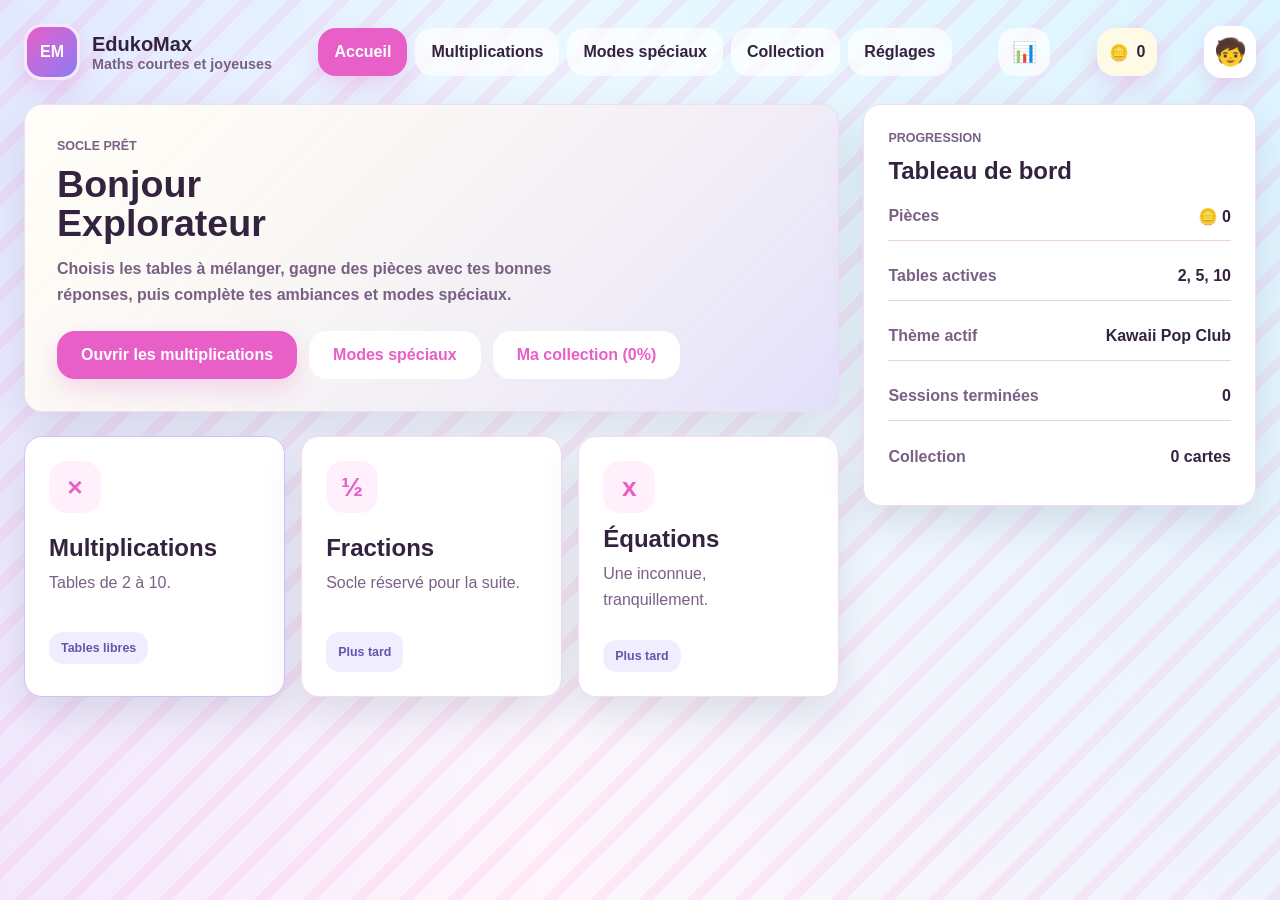
<file: index.html>
<!doctype html>
<html lang="fr">
  <head>
    <meta charset="utf-8">
    <meta name="viewport" content="width=device-width, initial-scale=1">
    <meta
      name="description"
      content="EdukoMax, une application de maths lisible et ludique pour enfants."
    >
    <title>EdukoMax</title>
    <link rel="icon" href="data:,">
    <link rel="stylesheet" href="./css/tokens.css?v=magic-bracelets-20260527">
    <link rel="stylesheet" href="./css/base.css?v=magic-bracelets-20260527">
    <link rel="stylesheet" href="./css/layout.css?v=magic-bracelets-20260527">
    <link rel="stylesheet" href="./css/components.css?v=magic-bracelets-20260527">
    <link rel="stylesheet" href="./css/collection.css?v=magic-bracelets-20260527">
    <link rel="stylesheet" href="./css/themes.css?v=magic-bracelets-20260527">
  </head>
  <body>
    <a class="skip-link" href="#main-content">Aller au contenu</a>
    <div id="app" data-app-root>
      <main class="loading-shell" aria-live="polite">
        <p>EdukoMax se prépare...</p>
      </main>
    </div>
    <script type="module">
      if (location.protocol === "file:") {
        showFileProtocolNotice();
      } else {
        import("./js/app.js?v=magic-bracelets-20260527").catch(showBootError);
      }

      function showFileProtocolNotice() {
        const root = document.querySelector("[data-app-root]");

        if (!root) {
          return;
        }

        root.innerHTML = `
          <main class="loading-shell" aria-live="polite">
            <h1>Serveur local requis</h1>
            <p>EdukoMax doit être lancé depuis un serveur local.</p>
            <pre><code>python -m http.server 8000</code></pre>
            <p>Ouvre ensuite <a href="http://127.0.0.1:8000/">http://127.0.0.1:8000/</a></p>
          </main>
        `;
      }

      function showBootError(error) {
        const root = document.querySelector("[data-app-root]");

        if (!root) {
          return;
        }

        root.innerHTML = `
          <main class="loading-shell" aria-live="polite">
            <p>EdukoMax n'a pas pu démarrer. Vérifie le serveur local, puis recharge la page.</p>
          </main>
        `;
        console.error(error);
      }
    </script>
  </body>
</html>
</file>
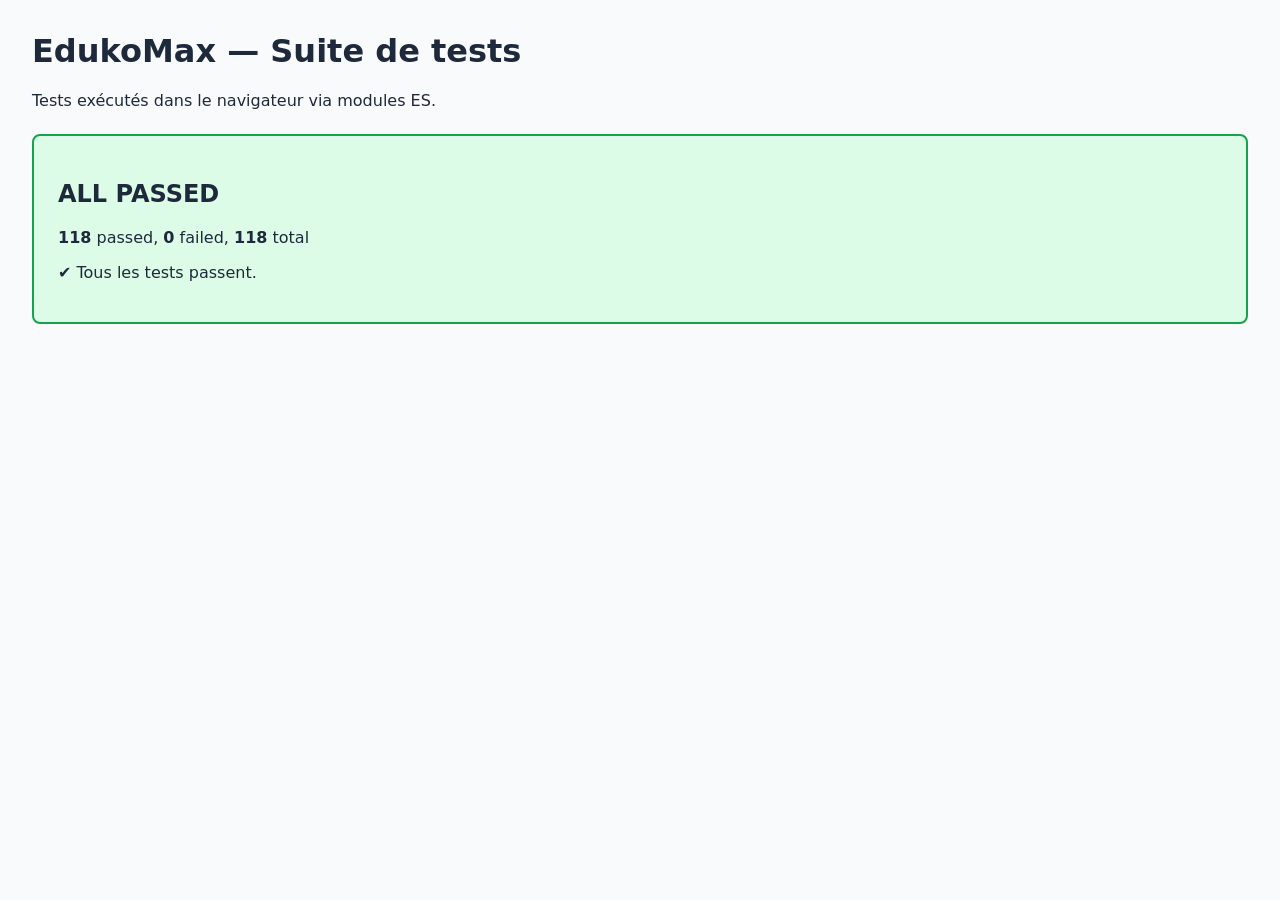
<file: tests/index.html>
<!doctype html>
<html lang="fr">
  <head>
    <meta charset="utf-8">
    <meta name="viewport" content="width=device-width, initial-scale=1">
    <title>EdukoMax — Tests</title>
    <style>
      * { box-sizing: border-box; }
      body { font-family: system-ui, sans-serif; margin: 0; padding: 2rem; background: #f8fafc; color: #1e293b; }
      h1 { margin-top: 0; }
      .results-pass { background: #dcfce7; border: 2px solid #16a34a; border-radius: 8px; padding: 1.5rem; }
      .results-fail { background: #fee2e2; border: 2px solid #dc2626; border-radius: 8px; padding: 1.5rem; }
      .error-list { list-style: none; padding: 0; }
      .error-list li { margin-bottom: 1rem; padding: 1rem; background: white; border-radius: 6px; border: 1px solid #fca5a5; }
      .error-list pre { margin: 0.5rem 0 0; white-space: pre-wrap; font-size: 0.85rem; color: #991b1b; }
      #test-results { margin-top: 1.5rem; }
    </style>
  </head>
  <body>
    <h1>EdukoMax — Suite de tests</h1>
    <p>Tests exécutés dans le navigateur via modules ES.</p>
    <div id="test-results">
      <p>Exécution en cours...</p>
    </div>
    <script type="module">
      import { runTests } from "./test-runner.js";
      import "./storage.test.js";
      import "./multiplication-generator.test.js";
      import "./spaced-repetition-engine.test.js";
      import "./practice-planner.test.js";
      import "./multiplication-session.test.js";
      import "./multiplication-screen.test.js";
      import "./session-completion.test.js";
      import "./progress-engine.test.js";
      import "./mastery-engine.test.js";
      import "./reward-engine.test.js";
      import "./training-insights-engine.test.js";
      import "./mode-pack-engine.test.js";
      import "./competitive-engine.test.js";
      import "./science-review-engine.test.js";
      import "./premium-session.test.js";
      import "./magic-bracelets-engine.test.js";
      import "./magic-bracelets-renderer.test.js";
      import "./collectible-engine.test.js";
      import "./badge-engine.test.js";

      runTests();
    </script>
  </body>
</html>
</file>
<file: css/tokens.css>
:root {
  color-scheme: light;
  --font-family: "Segoe UI", "Atkinson Hyperlegible", Arial, sans-serif;
  --color-bg: #f7fbff;
  --color-bg-strong: #e8f4ff;
  --color-surface: #ffffff;
  --color-surface-soft: #f3f8ff;
  --color-ink: #20304a;
  --color-muted: #64748b;
  --color-line: #d7e3f2;
  --color-primary: #2563eb;
  --color-primary-ink: #ffffff;
  --color-secondary: #14b8a6;
  --color-accent: #f97316;
  --color-success: #16a34a;
  --color-warning: #facc15;
  --shadow-soft: 0 16px 40px rgba(32, 48, 74, 0.12);
  --shadow-button: 0 8px 18px rgba(37, 99, 235, 0.18);
  --radius-xs: 4px;
  --radius-sm: 6px;
  --radius-md: 8px;
  --space-1: 0.25rem;
  --space-2: 0.5rem;
  --space-3: 0.75rem;
  --space-4: 1rem;
  --space-5: 1.5rem;
  --space-6: 2rem;
  --space-7: 3rem;
  --font-xs: 0.78rem;
  --font-sm: 0.9rem;
  --font-md: 1rem;
  --font-lg: 1.25rem;
  --font-xl: 1.65rem;
  --font-xxl: 2.35rem;
  --touch-target: 48px;
  --transition-fast: 160ms ease;
}

@media (prefers-reduced-motion: reduce) {
  :root {
    --transition-fast: 1ms linear;
  }
}
</file>
<file: css/base.css>
* {
  box-sizing: border-box;
}

html {
  min-height: 100%;
  font-family: var(--font-family);
  text-size-adjust: 100%;
}

body {
  min-height: 100vh;
  margin: 0;
  color: var(--color-ink);
  background: var(--theme-bg, linear-gradient(180deg, var(--color-bg-strong) 0%, var(--color-bg) 44%), var(--color-bg));
}

button,
input,
select,
textarea {
  font: inherit;
}

button {
  cursor: pointer;
}

button:disabled {
  cursor: not-allowed;
}

a {
  color: inherit;
}

h1,
h2,
h3,
p {
  margin-top: 0;
}

p {
  line-height: 1.6;
}

:focus-visible {
  outline: 4px solid color-mix(in srgb, var(--color-warning) 70%, white);
  outline-offset: 3px;
}

.skip-link {
  position: absolute;
  left: var(--space-4);
  top: var(--space-4);
  z-index: 10;
  transform: translateY(-180%);
  padding: var(--space-3) var(--space-4);
  border-radius: var(--radius-sm);
  background: var(--color-ink);
  color: white;
  font-weight: 700;
  transition: transform var(--transition-fast);
}

.skip-link:focus {
  transform: translateY(0);
}

.loading-shell {
  display: grid;
  min-height: 100vh;
  place-items: center;
  padding: var(--space-6);
  text-align: center;
}
</file>
<file: css/layout.css>
.app-shell {
  width: min(1440px, 100%);
  min-height: 100vh;
  margin: 0 auto;
  padding: var(--space-5);
}

.topbar {
  display: flex;
  align-items: center;
  justify-content: space-between;
  gap: var(--space-4);
  margin-bottom: var(--space-5);
}

.topnav {
  display: flex;
  flex-wrap: wrap;
  justify-content: flex-end;
  gap: var(--space-2);
}

.app-main {
  display: grid;
  gap: var(--space-5);
}

.dashboard-grid {
  display: grid;
  grid-template-columns: minmax(0, 1.35fr) minmax(280px, 0.65fr);
  gap: var(--space-5);
  align-items: start;
}

.learning-column {
  display: grid;
  gap: var(--space-5);
}

.subject-grid,
.theme-grid,
.shop-grid {
  display: grid;
  grid-template-columns: repeat(3, minmax(0, 1fr));
  gap: var(--space-4);
}

.mode-mini-grid {
  display: grid;
  grid-template-columns: repeat(3, minmax(0, 1fr));
  gap: var(--space-3);
}

.table-tile-grid {
  display: grid;
  grid-template-columns: repeat(5, minmax(0, 1fr));
  gap: var(--space-3);
}

.shop-grid--tables {
  grid-template-columns: repeat(4, minmax(0, 1fr));
}

.settings-grid {
  display: grid;
  grid-template-columns: minmax(0, 1fr) minmax(260px, 0.45fr);
  gap: var(--space-5);
  align-items: start;
}

.session-grid {
  display: grid;
  grid-template-columns: minmax(0, 1fr) minmax(260px, 0.36fr);
  gap: var(--space-5);
  align-items: start;
}

.premium-detail,
.leaderboard-grid,
.coach-fact-grid {
  display: grid;
  grid-template-columns: minmax(0, 1fr) minmax(260px, 0.42fr);
  gap: var(--space-5);
  align-items: start;
}

@media (max-width: 860px) {
  .app-shell {
    padding: var(--space-4);
  }

  .topbar,
  .dashboard-grid,
  .settings-grid,
  .session-grid,
  .premium-detail,
  .leaderboard-grid,
  .coach-fact-grid {
    grid-template-columns: 1fr;
  }

  .topbar {
    display: grid;
  }

  .topnav {
    justify-content: stretch;
  }

  .topnav .nav-button {
    flex: 1 1 9rem;
  }

  .subject-grid,
  .theme-grid,
  .shop-grid,
  .shop-grid--tables {
    grid-template-columns: 1fr;
  }

  .mode-mini-grid {
    grid-template-columns: repeat(2, minmax(0, 1fr));
  }

  .table-tile-grid {
    grid-template-columns: repeat(3, minmax(0, 1fr));
  }
}

@media (max-width: 620px) {
  .mode-mini-grid {
    grid-template-columns: 1fr;
  }

  .table-tile-grid {
    grid-template-columns: repeat(2, minmax(0, 1fr));
  }
}
</file>
<file: css/components.css>
.brand {
  display: inline-flex;
  align-items: center;
  gap: var(--space-3);
  min-width: 0;
}

.brand-mark {
  display: grid;
  width: 56px;
  height: 56px;
  flex: 0 0 auto;
  place-items: center;
  border: 3px solid rgba(255, 255, 255, 0.85);
  border-radius: var(--radius-md);
  background: linear-gradient(135deg, var(--color-primary), var(--color-secondary));
  box-shadow: var(--shadow-button);
  color: white;
  font-weight: 900;
}

.brand-name,
.brand-subtitle {
  display: block;
}

.brand-name {
  font-size: var(--font-lg);
  font-weight: 900;
}

.brand-subtitle {
  color: var(--color-muted);
  font-size: var(--font-sm);
  font-weight: 700;
}

.nav-button,
.button,
.theme-button {
  min-height: var(--touch-target);
  border: 0;
  border-radius: var(--radius-md);
  font-weight: 800;
  transition:
    transform var(--transition-fast),
    box-shadow var(--transition-fast),
    background var(--transition-fast);
}

.nav-button {
  padding: var(--space-3) var(--space-4);
  background: rgba(255, 255, 255, 0.72);
  color: var(--color-ink);
}

.icon-nav-button {
  width: 52px;
  min-width: 52px;
  padding: 0;
  font-size: var(--font-lg);
}

.nav-button.is-active,
.button-primary {
  background: var(--color-primary);
  box-shadow: var(--shadow-button);
  color: var(--color-primary-ink);
}

.button-secondary {
  background: var(--color-surface);
  color: var(--color-primary);
}

.button {
  display: inline-flex;
  align-items: center;
  justify-content: center;
  gap: var(--space-2);
  padding: var(--space-3) var(--space-5);
}

.button:disabled {
  background: var(--color-line);
  color: var(--color-muted);
  cursor: not-allowed;
}

.nav-button:hover,
.button:hover,
button.subject-card:hover,
.table-toggle-card:hover,
.mode-mini-card:hover,
.table-number-tile:hover,
.theme-button:hover {
  transform: translateY(-1px);
}

.panel,
.welcome-panel,
.subject-card,
.shop-card,
.shop-hero {
  border: 1px solid color-mix(in srgb, var(--color-line) 76%, white);
  border-radius: var(--radius-md);
  background: var(--color-surface);
  box-shadow: var(--shadow-soft);
}

.welcome-panel {
  padding: var(--space-6);
  background:
    linear-gradient(135deg, rgba(255, 255, 255, 0.94), rgba(255, 255, 255, 0.76)),
    linear-gradient(135deg, var(--color-warning), var(--color-secondary));
}

.welcome-panel h1 {
  max-width: 12ch;
  margin-bottom: var(--space-3);
  font-size: var(--font-xxl);
  line-height: 1.05;
}

.welcome-panel p {
  max-width: 58ch;
  color: var(--color-muted);
  font-weight: 650;
}

.eyebrow {
  margin-bottom: var(--space-2);
  color: var(--color-primary);
  font-size: var(--font-xs);
  font-weight: 900;
  letter-spacing: 0;
  text-transform: uppercase;
}

.action-row {
  display: flex;
  flex-wrap: wrap;
  gap: var(--space-3);
  margin-top: var(--space-5);
}

.panel {
  padding: var(--space-5);
}

.section-heading {
  margin-bottom: var(--space-3);
}

.shop-hero {
  display: flex;
  align-items: center;
  justify-content: space-between;
  gap: var(--space-5);
  padding: var(--space-6);
  background:
    linear-gradient(135deg, rgba(255, 255, 255, 0.94), rgba(255, 255, 255, 0.8)),
    linear-gradient(135deg, var(--color-warning), var(--color-secondary));
}

.shop-hero p {
  max-width: 54ch;
  color: var(--color-muted);
  font-weight: 700;
}

.coin-pill {
  display: inline-flex;
  align-items: center;
  gap: var(--space-2);
  min-height: 56px;
  padding: var(--space-3) var(--space-4);
  border-radius: var(--radius-md);
  background: var(--color-surface);
  color: var(--color-ink);
  font-weight: 900;
  box-shadow: var(--shadow-button);
  white-space: nowrap;
}

.coin-pill--header {
  min-height: 48px;
  padding: var(--space-2) var(--space-3);
  background: color-mix(in srgb, var(--color-warning) 22%, white);
}

.coin-pill--large {
  min-width: 144px;
  justify-content: center;
  font-size: var(--font-lg);
}

.coin-pill--bump {
  animation: coin-pulse 520ms ease both;
}

.coin-pill span:first-child {
  color: var(--color-warning);
}

.coin-bonus-panel {
  display: grid;
  gap: var(--space-3);
  min-width: min(100%, 280px);
}

.table-bonus-card {
  display: grid;
  gap: var(--space-1);
  padding: var(--space-4);
  border: 2px solid color-mix(in srgb, var(--color-warning) 55%, white);
  border-radius: var(--radius-md);
  background:
    linear-gradient(135deg, rgba(255, 255, 255, 0.92), rgba(255, 255, 255, 0.78)),
    linear-gradient(135deg, var(--color-warning), var(--color-secondary));
  color: var(--color-ink);
  box-shadow: var(--shadow-soft);
}

.table-bonus-card strong {
  color: var(--color-primary);
  font-size: var(--font-xl);
  line-height: 1;
}

.table-bonus-card span {
  color: var(--color-muted);
  font-weight: 900;
}

.table-bonus-card__label {
  color: var(--color-ink) !important;
}

.profile-area {
  position: relative;
  flex: 0 0 auto;
}

.profile-trigger,
.profile-delete {
  display: grid;
  place-items: center;
  border: 0;
  border-radius: var(--radius-md);
  background: var(--color-surface);
  color: var(--color-ink);
  font-weight: 900;
  box-shadow: var(--shadow-button);
}

.profile-trigger {
  width: 52px;
  height: 52px;
  font-size: var(--font-xl);
}

.profile-delete {
  width: 40px;
  height: 40px;
  color: var(--color-primary);
  font-size: var(--font-lg);
}

.profile-popover {
  position: absolute;
  top: calc(100% + var(--space-3));
  right: 0;
  z-index: 20;
  display: grid;
  gap: var(--space-4);
  width: min(92vw, 380px);
  padding: var(--space-4);
  border: 1px solid color-mix(in srgb, var(--color-line) 76%, white);
  border-radius: var(--radius-md);
  background: var(--color-surface);
  box-shadow: 0 24px 70px rgba(32, 48, 74, 0.2);
}

.profile-section {
  display: grid;
  gap: var(--space-3);
}

.profile-list,
.profile-form,
.profile-create-box {
  display: grid;
  gap: var(--space-2);
}

.profile-create-box [hidden] {
  display: none;
}

.profile-row {
  display: grid;
  grid-template-columns: minmax(0, 1fr) auto;
  gap: var(--space-2);
  align-items: center;
}

.profile-select {
  display: grid;
  grid-template-columns: auto minmax(0, 1fr) auto;
  gap: var(--space-2);
  align-items: center;
  min-height: 52px;
  padding: var(--space-2) var(--space-3);
  border: 2px solid transparent;
  border-radius: var(--radius-md);
  background: var(--color-surface-soft);
  color: var(--color-ink);
  text-align: left;
}

.profile-row.is-active .profile-select {
  border-color: var(--color-secondary);
  background: color-mix(in srgb, var(--color-secondary) 12%, white);
}

.profile-select small {
  color: var(--color-muted);
  font-weight: 900;
}

.profile-form label {
  display: grid;
  gap: var(--space-1);
  color: var(--color-muted);
  font-weight: 900;
}

.profile-form input,
.profile-form select {
  min-height: 48px;
  padding: var(--space-2) var(--space-3);
  border: 2px solid var(--color-line);
  border-radius: var(--radius-md);
  background: var(--color-surface);
  color: var(--color-ink);
  font: inherit;
  font-weight: 800;
}

.shop-message {
  padding: var(--space-4);
  border: 2px solid color-mix(in srgb, var(--color-secondary) 55%, white);
  border-radius: var(--radius-md);
  background: color-mix(in srgb, var(--color-secondary) 14%, white);
  color: var(--color-ink);
  font-weight: 900;
  box-shadow: var(--shadow-soft);
  animation: victory-pop 680ms ease both;
}

.shop-card {
  display: grid;
  align-content: start;
  gap: var(--space-3);
  min-height: 232px;
  padding: var(--space-4);
}

.shop-card.is-owned {
  border-color: color-mix(in srgb, var(--color-secondary) 52%, white);
}

.shop-card.is-locked {
  background:
    linear-gradient(135deg, rgba(255, 255, 255, 0.96), rgba(255, 255, 255, 0.84)),
    linear-gradient(135deg, var(--color-primary), var(--color-warning));
}

.premium-pack-card {
  min-height: 280px;
  background:
    linear-gradient(145deg, rgba(255, 255, 255, 0.95), rgba(255, 255, 255, 0.76)),
    radial-gradient(circle at top right, var(--color-warning), transparent 34%),
    linear-gradient(135deg, var(--color-primary), var(--color-secondary));
}

.premium-mode-card {
  min-height: 224px;
}

.shop-card h3 {
  margin-bottom: var(--space-1);
}

.shop-card p {
  color: var(--color-muted);
}

.mode-mini-card {
  display: grid;
  grid-template-columns: 56px minmax(0, 1fr) auto;
  gap: var(--space-3);
  align-items: center;
  min-height: 104px;
  padding: var(--space-3);
  border: 2px solid color-mix(in srgb, var(--color-secondary) 34%, white);
  border-radius: var(--radius-md);
  background:
    radial-gradient(circle at top left, color-mix(in srgb, var(--color-warning) 22%, transparent), transparent 42%),
    var(--color-surface);
  box-shadow: var(--shadow-soft);
  transition:
    transform var(--transition-fast),
    box-shadow var(--transition-fast),
    border-color var(--transition-fast);
}

.mode-mini-card:hover {
  border-color: var(--color-secondary);
  box-shadow: 0 16px 34px rgba(32, 48, 74, 0.16);
}

.mode-mini-card__icon {
  display: grid;
  width: 52px;
  height: 52px;
  place-items: center;
  border-radius: 18px;
  background: linear-gradient(135deg, var(--color-primary), var(--color-secondary));
  color: var(--color-primary-ink);
  font-size: var(--font-xl);
  font-weight: 900;
  box-shadow: var(--shadow-button);
}

.mode-mini-card__copy {
  min-width: 0;
}

.mode-mini-card h3 {
  margin: 0;
  font-size: var(--font-md);
}

.mode-mini-card p {
  margin: 0;
  color: var(--color-muted);
  font-size: var(--font-xs);
  font-weight: 900;
}

.table-card {
  min-height: 212px;
}

button.shop-card {
  color: var(--color-ink);
  font: inherit;
  text-align: left;
  cursor: pointer;
}

.table-toggle-card {
  transition:
    transform var(--transition-fast),
    box-shadow var(--transition-fast),
    opacity var(--transition-fast);
}

.table-toggle-card.is-muted {
  border-style: dashed;
  opacity: 0.72;
  background: color-mix(in srgb, var(--color-surface) 72%, var(--color-line));
}

.table-toggle-card.is-selected .table-token {
  box-shadow: 0 10px 24px color-mix(in srgb, var(--color-secondary) 36%, transparent);
}

.table-toggle-card:focus-visible {
  outline: 4px solid color-mix(in srgb, var(--color-primary) 42%, white);
  outline-offset: 3px;
}

.table-token {
  display: grid;
  width: 60px;
  height: 60px;
  place-items: center;
  border-radius: 50%;
  background: linear-gradient(135deg, var(--color-primary), var(--color-secondary));
  color: white;
  font-size: var(--font-xl);
  font-weight: 900;
}

.progress-line {
  min-height: 24px;
  color: var(--color-muted);
  font-weight: 900;
}

.table-number-tile {
  position: relative;
  display: grid;
  gap: var(--space-1);
  min-height: 178px;
  padding: var(--space-3);
  border: 3px solid transparent;
  border-radius: var(--radius-md);
  color: var(--color-ink);
  font: inherit;
  text-align: center;
  cursor: pointer;
  box-shadow: var(--shadow-soft);
  transition:
    transform var(--transition-fast),
    box-shadow var(--transition-fast),
    filter var(--transition-fast);
  animation: toggle-pop 320ms ease both;
}

.table-number-tile.is-selected {
  border-color: color-mix(in srgb, var(--color-secondary) 68%, white);
  background:
    radial-gradient(circle at 84% 16%, rgba(255, 255, 255, 0.42), transparent 28%),
    linear-gradient(135deg, var(--color-primary), var(--color-secondary));
  color: white;
}

.table-number-tile.is-muted {
  border-color: color-mix(in srgb, var(--color-muted) 38%, white);
  background:
    radial-gradient(circle at 84% 16%, color-mix(in srgb, var(--color-warning) 20%, transparent), transparent 30%),
    color-mix(in srgb, var(--color-surface) 70%, var(--color-line));
  color: color-mix(in srgb, var(--color-ink) 72%, white);
}

.table-number-tile:hover {
  box-shadow: 0 18px 42px rgba(32, 48, 74, 0.18);
}

.table-number-tile:hover .table-number {
  transform: rotate(-2deg) scale(1.06);
}

.table-number-tile:active {
  transform: translateY(1px) scale(0.98);
}

.table-number-tile:focus-visible {
  outline: 4px solid color-mix(in srgb, var(--color-warning) 58%, white);
  outline-offset: 3px;
}

.table-state-badge {
  position: absolute;
  top: var(--space-2);
  right: var(--space-2);
  min-width: 46px;
  padding: 4px 8px;
  border-radius: 999px;
  background: rgba(255, 255, 255, 0.92);
  color: var(--color-primary);
  font-size: var(--font-xs);
  font-weight: 900;
  box-shadow: var(--shadow-soft);
}

.table-number-tile.is-muted .table-state-badge {
  background: color-mix(in srgb, var(--color-line) 72%, white);
  color: var(--color-muted);
}

.table-world-emoji {
  font-size: var(--font-lg);
  line-height: 1;
}

.table-number {
  display: block;
  font-size: clamp(3rem, 7vw, 4.8rem);
  font-weight: 900;
  line-height: 0.9;
  transition: transform var(--transition-fast);
}

.table-state-text,
.table-mini-progress {
  font-weight: 900;
}

.table-state-text {
  font-size: var(--font-md);
}

.table-mini-progress {
  color: inherit;
  font-size: var(--font-xs);
  opacity: 0.9;
}

.panel h2,
.subject-card h2 {
  margin-bottom: var(--space-2);
}

.subject-card {
  display: grid;
  gap: var(--space-3);
  min-height: 220px;
  padding: var(--space-5);
  color: var(--color-ink);
  text-align: left;
  transition:
    transform var(--transition-fast),
    box-shadow var(--transition-fast);
}

.subject-card--ready {
  border-color: color-mix(in srgb, var(--color-secondary) 45%, white);
}

button.subject-card {
  cursor: pointer;
}

button.subject-card:hover {
  box-shadow: 0 18px 46px rgba(32, 48, 74, 0.16);
}

button.subject-card:active {
  transform: translateY(0);
}

.subject-symbol {
  display: grid;
  width: 52px;
  height: 52px;
  place-items: center;
  border-radius: var(--radius-md);
  background: var(--color-surface-soft);
  color: var(--color-primary);
  font-size: var(--font-xl);
  font-weight: 900;
}

.subject-card p,
.panel p {
  color: var(--color-muted);
}

.tag {
  display: inline-flex;
  width: fit-content;
  align-items: center;
  min-height: 32px;
  padding: var(--space-1) var(--space-3);
  border-radius: var(--radius-sm);
  background: color-mix(in srgb, var(--color-secondary) 14%, white);
  color: color-mix(in srgb, var(--color-secondary) 70%, black);
  font-size: var(--font-xs);
  font-weight: 900;
}

.status-list {
  display: grid;
  gap: var(--space-3);
  margin: 0;
  padding: 0;
  list-style: none;
}

.status-list li {
  display: flex;
  align-items: center;
  justify-content: space-between;
  gap: var(--space-4);
  min-height: 48px;
  border-bottom: 1px solid var(--color-line);
}

.status-list li:last-child {
  border-bottom: 0;
}

.status-list span {
  color: var(--color-muted);
  font-weight: 700;
}

.status-list strong {
  text-align: right;
}

.leaderboard-list {
  display: grid;
  gap: var(--space-3);
  margin: var(--space-4) 0 0;
  padding: 0;
  list-style: none;
}

.leaderboard-list li {
  display: grid;
  grid-template-columns: minmax(0, 1fr) auto auto;
  gap: var(--space-3);
  align-items: center;
  min-height: 48px;
  padding: var(--space-2) var(--space-3);
  border-radius: var(--radius-sm);
  background: var(--color-surface-soft);
  font-weight: 900;
}

.leaderboard-list small {
  color: var(--color-muted);
  font-weight: 900;
}

.fact-chip-grid {
  display: flex;
  flex-wrap: wrap;
  gap: var(--space-2);
  margin-top: var(--space-4);
}

.fact-chip {
  display: inline-grid;
  gap: 2px;
  min-width: 92px;
  padding: var(--space-2) var(--space-3);
  border-radius: var(--radius-sm);
  background: var(--color-surface-soft);
  color: var(--color-ink);
  box-shadow: var(--shadow-soft);
}

.fact-chip small {
  color: var(--color-muted);
  font-weight: 900;
}

.fact-chip--struggling {
  background: color-mix(in srgb, var(--color-primary) 16%, white);
}

.fact-chip--hesitating {
  background: color-mix(in srgb, var(--color-warning) 30%, white);
}

.app-notice {
  margin-bottom: var(--space-4);
}

.teacher-summary-grid {
  display: grid;
  grid-template-columns: repeat(6, minmax(0, 1fr));
  gap: var(--space-3);
}

.teacher-summary-card {
  min-height: 108px;
}

.teacher-summary-card span {
  color: var(--color-muted);
  font-weight: 900;
}

.teacher-summary-card strong {
  display: block;
  margin-top: var(--space-2);
  color: var(--color-primary);
  font-size: var(--font-xl);
}

.teacher-filter-row {
  display: flex;
  flex-wrap: wrap;
  gap: var(--space-2);
}

.teacher-table-wrap {
  overflow-x: auto;
  border-radius: var(--radius-md);
  border: 1px solid var(--color-line);
}

.teacher-table {
  width: 100%;
  min-width: 1180px;
  border-collapse: collapse;
  background: var(--color-surface);
}

.teacher-table th,
.teacher-table td {
  padding: var(--space-2) var(--space-3);
  border-bottom: 1px solid var(--color-line);
  text-align: left;
  vertical-align: top;
  font-weight: 800;
}

.teacher-table thead th {
  position: sticky;
  top: 0;
  z-index: 1;
  background: var(--color-surface-soft);
  color: var(--color-muted);
  font-size: var(--font-xs);
  text-transform: uppercase;
}

.memory-badge {
  display: inline-flex;
  padding: var(--space-1) var(--space-2);
  border-radius: var(--radius-sm);
  background: var(--color-surface-soft);
  color: var(--color-ink);
  font-weight: 900;
  white-space: nowrap;
}

.memory-badge--fragile {
  background: color-mix(in srgb, var(--color-primary) 18%, white);
}

.memory-badge--review {
  background: color-mix(in srgb, var(--color-warning) 36%, white);
}

.memory-badge--mastered {
  background: color-mix(in srgb, var(--color-secondary) 18%, white);
}

.teacher-coach-panel .coach-fact-grid {
  margin-top: var(--space-4);
}

.coach-fact-panel {
  padding: var(--space-4);
  border-radius: var(--radius-md);
  background: var(--color-surface-soft);
}

.theme-button,
.theme-card {
  display: grid;
  gap: var(--space-2);
  min-height: 132px;
  padding: var(--space-4);
  border: 2px solid transparent;
  background: var(--color-surface);
  color: var(--color-ink);
  text-align: left;
}

.theme-button.is-active,
.theme-card.is-active {
  border-color: var(--color-primary);
  box-shadow: var(--shadow-button);
}

.theme-card {
  position: relative;
  overflow: hidden;
  min-height: 250px;
  border-radius: var(--radius-md);
  background:
    linear-gradient(145deg, rgba(255, 255, 255, 0.96), rgba(255, 255, 255, 0.78)),
    linear-gradient(135deg, var(--swatch-a), var(--swatch-b), var(--swatch-c));
}

.theme-card.is-locked {
  border-color: color-mix(in srgb, var(--swatch-b) 38%, white);
}

.theme-card h3 {
  margin-bottom: var(--space-1);
}

.theme-preview {
  display: grid;
  grid-template-columns: 64px 1fr 1fr 1fr;
  gap: var(--space-2);
  align-items: center;
}

.theme-preview span {
  display: grid;
  width: 64px;
  height: 64px;
  place-items: center;
  border-radius: 50%;
  background: linear-gradient(135deg, var(--swatch-a), var(--swatch-b));
  box-shadow: var(--shadow-button);
  font-size: var(--font-xl);
}

.theme-preview i {
  display: block;
  height: 18px;
  border-radius: 999px;
  background: var(--swatch-c);
}

.theme-preview i:nth-child(3) {
  background: var(--swatch-b);
}

.theme-preview i:nth-child(4) {
  background: var(--swatch-d);
}

.theme-swatch {
  display: block;
  width: 100%;
  height: 36px;
  border-radius: var(--radius-sm);
  background: linear-gradient(90deg, var(--swatch-a), var(--swatch-b), var(--swatch-c));
}

.question-panel {
  display: grid;
  gap: var(--space-5);
  min-height: 480px;
  padding: var(--space-6);
  border: 1px solid color-mix(in srgb, var(--color-line) 76%, white);
  border-radius: var(--radius-md);
  background: var(--color-surface);
  box-shadow: var(--shadow-soft);
}

.session-progress {
  width: 100%;
  height: 14px;
  overflow: hidden;
  border: 0;
  border-radius: 999px;
  background: var(--color-line);
}

.session-progress::-webkit-progress-bar {
  background: var(--color-line);
}

.session-progress::-webkit-progress-value {
  background: linear-gradient(90deg, var(--color-secondary), var(--color-primary));
}

.session-progress::-moz-progress-bar {
  background: linear-gradient(90deg, var(--color-secondary), var(--color-primary));
}

.question-box {
  display: grid;
  gap: var(--space-4);
  min-height: 168px;
  padding: var(--space-5);
  border-radius: var(--radius-md);
  background: var(--color-surface-soft);
  align-content: center;
}

.question-prompt {
  margin: 0;
  color: var(--color-ink);
  font-size: var(--font-xxl);
  font-weight: 900;
  line-height: 1.1;
}

.choice-grid {
  display: grid;
  grid-template-columns: repeat(2, minmax(0, 1fr));
  gap: var(--space-3);
  min-height: 260px;
}

.choice-button {
  min-height: 72px;
  border: 0;
  border-radius: var(--radius-md);
  background: var(--color-primary);
  box-shadow: var(--shadow-button);
  color: var(--color-primary-ink);
  font-size: var(--font-xl);
  font-weight: 900;
}

.answer-form {
  display: grid;
  gap: var(--space-3);
  width: 100%;
}

.answer-label {
  display: block;
  min-height: 24px;
  color: var(--color-muted);
  font-weight: 900;
}

.answer-row {
  display: grid;
  grid-template-columns: minmax(9rem, 14rem) minmax(8rem, max-content);
  align-items: center;
  gap: var(--space-3);
}

.answer-input {
  width: 100%;
  height: 64px;
  padding: var(--space-3) var(--space-4);
  border: 2px solid var(--color-line);
  border-radius: var(--radius-md);
  color: var(--color-ink);
  font-size: var(--font-lg);
  font-weight: 900;
  appearance: textfield;
}

.answer-input::-webkit-inner-spin-button,
.answer-input::-webkit-outer-spin-button {
  margin: 0;
  appearance: none;
}

.answer-area {
  display: grid;
  min-height: 260px;
  align-content: start;
}

.feedback-card,
.score-card {
  display: grid;
  gap: var(--space-2);
  min-height: 260px;
  padding: var(--space-5);
  border-radius: var(--radius-md);
  background: color-mix(in srgb, var(--color-warning) 16%, white);
}

.feedback-card--success {
  background: color-mix(in srgb, var(--color-secondary) 16%, white);
  animation: victory-pop 680ms ease both;
}

.victory-burst {
  display: grid;
  width: 56px;
  height: 56px;
  place-items: center;
  border-radius: 50%;
  background: var(--color-warning);
  color: var(--color-ink);
  font-size: var(--font-xl);
  font-weight: 900;
  animation: victory-spin 680ms ease both;
}

.score-card strong {
  color: var(--color-primary);
  font-size: var(--font-xxl);
}

.score-card span {
  color: var(--color-muted);
  font-weight: 800;
}

.visual-groups {
  display: flex;
  flex-wrap: wrap;
  gap: var(--space-2);
}

.visual-group {
  display: inline-flex;
  flex-wrap: wrap;
  gap: 4px;
  max-width: 76px;
  padding: var(--space-2);
  border-radius: var(--radius-sm);
  background: var(--color-surface);
}

.visual-group i {
  width: 10px;
  height: 10px;
  border-radius: 50%;
  background: var(--color-accent);
}

.magic-bracelets {
  display: grid;
  gap: var(--space-4);
}

.bracelet-order-card {
  display: grid;
  grid-template-columns: 76px minmax(0, 1fr);
  gap: var(--space-4);
  align-items: center;
  padding: var(--space-4);
  border: 2px solid color-mix(in srgb, var(--color-primary) 44%, white);
  border-radius: 28px;
  background:
    radial-gradient(circle at 12% 14%, color-mix(in srgb, var(--color-warning) 32%, transparent), transparent 32%),
    linear-gradient(135deg, color-mix(in srgb, var(--color-primary) 14%, white), color-mix(in srgb, var(--color-secondary) 18%, white));
}

.bracelet-order-card h2 {
  margin-bottom: var(--space-1);
  font-size: var(--font-xl);
}

.bracelet-workshop {
  display: grid;
  gap: var(--space-3);
  padding: var(--space-4);
  border-radius: 30px;
  background:
    linear-gradient(135deg, rgba(255, 255, 255, 0.88), rgba(255, 255, 255, 0.66)),
    radial-gradient(circle at top right, color-mix(in srgb, var(--color-secondary) 34%, transparent), transparent 34%);
  box-shadow: inset 0 0 0 2px color-mix(in srgb, var(--color-secondary) 20%, white);
}

.bracelet-row {
  display: flex;
  flex-wrap: wrap;
  gap: var(--space-2);
}

.bracelet-slot {
  display: inline-flex;
  min-width: 76px;
  min-height: 54px;
  align-items: center;
  justify-content: center;
  gap: 4px;
  padding: var(--space-2);
  border: 3px dashed color-mix(in srgb, var(--color-primary) 54%, white);
  border-radius: 999px;
  background: rgba(255, 255, 255, 0.78);
  color: var(--color-primary);
  font-weight: 900;
}

.bracelet-slot--filled {
  border-style: solid;
  background: linear-gradient(135deg, #fff2fb, #e8fbff);
  animation: bracelet-fill 520ms ease both;
}

.bracelet-slot i {
  width: 10px;
  height: 10px;
  border-radius: 50%;
  background: linear-gradient(135deg, var(--color-primary), var(--color-warning));
  box-shadow: 0 0 0 2px rgba(255, 255, 255, 0.72);
}

.pearl-lot-grid {
  display: grid;
  grid-template-columns: repeat(2, minmax(0, 1fr));
  gap: var(--space-3);
}

.pearl-lot {
  display: grid;
  gap: var(--space-1);
  min-height: 84px;
  place-items: center;
  border: 3px solid color-mix(in srgb, var(--color-primary) 38%, white);
  border-radius: 26px;
  background:
    radial-gradient(circle at top left, rgba(255, 255, 255, 0.92), transparent 42%),
    linear-gradient(135deg, var(--color-surface), color-mix(in srgb, var(--color-warning) 18%, white));
  color: var(--color-ink);
  box-shadow: var(--shadow-button);
  font-size: var(--font-lg);
  transition: transform var(--transition-fast), box-shadow var(--transition-fast);
}

.pearl-lot:hover,
.pearl-lot:focus-visible {
  transform: translateY(-4px) rotate(-1deg);
  box-shadow: 0 18px 36px rgba(32, 48, 74, 0.18);
}

.charm-reward {
  display: grid;
  width: 64px;
  height: 64px;
  place-items: center;
  border-radius: 24px;
  background: linear-gradient(135deg, var(--color-primary), var(--color-secondary));
  box-shadow: var(--shadow-button);
  color: var(--color-primary-ink);
  font-size: var(--font-xl);
}

.bracelet-success-sparkle {
  position: relative;
  overflow: hidden;
}

.bracelet-success-sparkle::after {
  position: absolute;
  inset: -30%;
  background: radial-gradient(circle, rgba(255, 255, 255, 0.9) 0 8%, transparent 10% 100%);
  background-size: 54px 54px;
  content: "";
  opacity: 0.5;
  animation: sparkle-drift 900ms ease both;
}

@media (prefers-reduced-motion: reduce) {
  .nav-button:hover,
  .button:hover,
  button.subject-card:hover,
  .table-toggle-card:hover,
  .mode-mini-card:hover,
  .table-number-tile:hover,
  .table-number-tile:hover .table-number,
  .theme-button:hover {
    transform: none;
  }

  .feedback-card--success,
  .victory-burst,
  .coin-pill--bump,
  .table-number-tile,
  .shop-message,
  .bracelet-slot--filled,
  .bracelet-success-sparkle::after {
    animation: none;
  }

  .pearl-lot:hover,
  .pearl-lot:focus-visible {
    transform: none;
  }
}

@keyframes victory-pop {
  0% {
    transform: scale(0.96);
  }

  55% {
    transform: scale(1.02);
  }

  100% {
    transform: scale(1);
  }
}

@keyframes victory-spin {
  0% {
    transform: rotate(-16deg) scale(0.7);
  }

  100% {
    transform: rotate(0deg) scale(1);
  }
}

@keyframes bracelet-fill {
  0% {
    transform: scale(0.92);
  }

  60% {
    transform: scale(1.07);
  }

  100% {
    transform: scale(1);
  }
}

@keyframes sparkle-drift {
  0% {
    transform: translateX(-18%) rotate(-8deg);
  }

  100% {
    transform: translateX(12%) rotate(4deg);
  }
}

@keyframes coin-pulse {
  0% {
    transform: scale(1);
  }

  45% {
    transform: scale(1.12);
    box-shadow: 0 12px 28px rgba(250, 204, 21, 0.34);
  }

  100% {
    transform: scale(1);
  }
}

@keyframes toggle-pop {
  0% {
    transform: scale(0.96);
  }

  58% {
    transform: scale(1.025);
  }

  100% {
    transform: scale(1);
  }
}

@media (max-width: 620px) {
  .teacher-summary-grid {
    grid-template-columns: repeat(2, minmax(0, 1fr));
  }

  .choice-grid {
    grid-template-columns: 1fr;
  }

  .answer-row {
    grid-template-columns: 1fr;
  }

  .question-prompt {
    font-size: var(--font-xl);
  }

  .shop-hero {
    display: grid;
  }

  .mode-mini-card {
    grid-template-columns: 52px minmax(0, 1fr);
  }

  .mode-mini-card .button {
    grid-column: 1 / -1;
    width: 100%;
  }

  .table-number-tile {
    min-height: 156px;
  }
}
</file>
<file: css/collection.css>
/* Collection screen */
.collection-screen {
  width: 100%;
  max-width: 1360px;
  margin: 0 auto;
  padding: var(--space-5);
}

.collection-header {
  margin-bottom: var(--space-5);
}

.collection-header h1 {
  margin: var(--space-2) 0;
}

/* Progress bar */
.collection-progress {
  position: relative;
  height: 24px;
  background: var(--color-bg-strong);
  border-radius: 12px;
  overflow: hidden;
  margin-top: var(--space-3);
}

.collection-progress__bar {
  height: 100%;
  background: linear-gradient(90deg, var(--color-primary), var(--color-secondary));
  border-radius: 12px;
  transition: width var(--transition-fast);
}

.collection-progress__label {
  position: absolute;
  inset: 0;
  display: flex;
  align-items: center;
  justify-content: center;
  font-size: var(--font-xs);
  font-weight: 600;
  color: var(--color-ink);
}

/* Filters */
.collection-filters {
  display: flex;
  gap: var(--space-3);
  flex-wrap: wrap;
  margin-bottom: var(--space-5);
}

.collection-help {
  margin-bottom: var(--space-5);
  padding: var(--space-4);
  border: 2px solid color-mix(in srgb, var(--color-secondary) 34%, white);
  border-radius: var(--radius-md);
  background:
    linear-gradient(135deg, rgba(255, 255, 255, 0.94), rgba(255, 255, 255, 0.78)),
    linear-gradient(135deg, var(--color-warning), var(--color-secondary));
  box-shadow: var(--shadow-soft);
}

.collection-help h2 {
  margin-bottom: var(--space-2);
}

.collection-help p,
.collection-help li {
  color: var(--color-muted);
  font-weight: 800;
}

.collection-help ul {
  display: grid;
  gap: var(--space-2);
  margin: var(--space-3) 0 0;
  padding-left: var(--space-5);
}

.collection-filter {
  display: flex;
  flex-direction: column;
  gap: var(--space-1);
  font-size: var(--font-sm);
}

.collection-filter select {
  padding: var(--space-2) var(--space-3);
  border-radius: var(--radius-sm);
  border: 1px solid var(--color-line);
  background: var(--color-surface);
  color: var(--color-ink);
  font-size: var(--font-sm);
  min-height: var(--touch-target);
}

/* Sections */
.collection-section {
  margin-bottom: var(--space-6);
}

.collection-section h2 {
  margin-bottom: var(--space-3);
}

.collection-count {
  font-size: var(--font-sm);
  color: var(--color-muted);
  font-weight: 400;
}

/* Card grid */
.collection-grid {
  display: grid;
  grid-template-columns: repeat(auto-fill, minmax(160px, 1fr));
  gap: var(--space-3);
}

.collection-grid--badges {
  grid-template-columns: repeat(auto-fill, minmax(150px, 1fr));
}

.collection-empty {
  color: var(--color-muted);
  font-style: italic;
}

/* Collectible card */
.collectible-card {
  position: relative;
  display: flex;
  flex-direction: column;
  align-items: center;
  gap: var(--space-1);
  padding: var(--space-4) var(--space-3);
  border-radius: var(--radius-md);
  background: var(--color-surface);
  border: 2px solid var(--color-line);
  text-align: center;
  transition: transform var(--transition-fast), box-shadow var(--transition-fast);
}

.collectible-card:hover {
  transform: translateY(-2px);
  box-shadow: var(--shadow-soft);
}

.collectible-card__emoji {
  font-size: 2.5rem;
  line-height: 1;
}

.collectible-card__name {
  font-weight: 600;
  font-size: var(--font-sm);
  color: var(--color-ink);
}

.collectible-card__title {
  font-size: var(--font-xs);
  color: var(--color-muted);
}

.collectible-card__hint {
  font-size: var(--font-xs);
  color: var(--color-muted);
  font-style: italic;
}

.collectible-card__rarity {
  font-size: var(--font-xs);
  font-weight: 600;
  padding: 2px 8px;
  border-radius: 10px;
  margin-top: var(--space-1);
}

/* Rarity variants */
.collectible-card--common {
  border-color: var(--color-line);
}

.collectible-card--common .collectible-card__rarity {
  background: var(--color-bg-strong);
  color: var(--color-muted);
}

.collectible-card--rare {
  border-color: #6366f1;
  background: linear-gradient(180deg, var(--color-surface) 60%, #eef2ff);
}

.collectible-card--rare .collectible-card__rarity {
  background: #6366f1;
  color: #fff;
}

.collectible-card--epic {
  border-color: #a855f7;
  background: linear-gradient(180deg, var(--color-surface) 60%, #faf5ff);
}

.collectible-card--epic .collectible-card__rarity {
  background: #a855f7;
  color: #fff;
}

.collectible-card--mastery {
  border-color: #eab308;
  background: linear-gradient(180deg, var(--color-surface) 60%, #fefce8);
}

.collectible-card--mastery .collectible-card__rarity {
  background: #eab308;
  color: #fff;
}

.collectible-card--max {
  border-color: #ec4899;
  background:
    radial-gradient(circle at top right, rgba(250, 204, 21, 0.38), transparent 36%),
    linear-gradient(180deg, var(--color-surface) 48%, #fdf2f8);
}

.collectible-card--max .collectible-card__rarity {
  background: linear-gradient(135deg, #ec4899, #8b5cf6);
  color: #fff;
}

/* Locked state */
.collectible-card--locked {
  opacity: 0.6;
  filter: grayscale(0.5);
}

.collectible-card--locked:hover {
  transform: none;
  box-shadow: none;
}

/* New badge on cards */
.collectible-card--new {
  animation: card-appear 0.4s ease-out;
}

.collectible-card__new-badge,
.badge-card__new-badge {
  position: absolute;
  top: -6px;
  right: -6px;
  background: var(--color-accent);
  color: #fff;
  font-size: var(--font-xs);
  font-weight: 700;
  padding: 2px 6px;
  border-radius: 8px;
}

@keyframes card-appear {
  from {
    opacity: 0;
    transform: scale(0.8) translateY(8px);
  }
  to {
    opacity: 1;
    transform: scale(1) translateY(0);
  }
}

@media (prefers-reduced-motion: reduce) {
  .collectible-card--new {
    animation: none;
  }
}

/* Badge card */
.badge-card {
  position: relative;
  display: flex;
  flex-direction: column;
  align-items: center;
  gap: var(--space-1);
  padding: var(--space-3);
  border-radius: var(--radius-md);
  background: var(--color-surface);
  border: 2px solid var(--color-line);
  text-align: center;
}

.badge-card__emoji {
  font-size: 2rem;
  line-height: 1;
}

.badge-card__name {
  font-weight: 600;
  font-size: var(--font-sm);
}

.badge-card__desc,
.badge-card__hint {
  font-size: var(--font-xs);
  color: var(--color-muted);
}

.badge-card--locked {
  opacity: 0.5;
  filter: grayscale(0.6);
}

.badge-card--new {
  animation: card-appear 0.4s ease-out;
}

/* Reward reveal */
.reward-reveal {
  margin-top: var(--space-5);
  padding: var(--space-5);
  border-radius: var(--radius-md);
  background: var(--color-surface-soft);
  border: 2px solid var(--color-secondary);
  text-align: center;
}

.reward-reveal__cover {
  display: grid;
  gap: var(--space-2);
  place-items: center;
  min-height: 148px;
  cursor: pointer;
  list-style: none;
}

.reward-reveal__cover::-webkit-details-marker {
  display: none;
}

.reward-reveal__gift {
  display: grid;
  width: 72px;
  height: 72px;
  place-items: center;
  border-radius: 50%;
  background: var(--color-warning);
  box-shadow: var(--shadow-button);
  font-size: var(--font-xxl);
  animation: card-appear 0.5s ease-out;
}

.reward-reveal__hint {
  color: var(--color-muted);
  font-weight: 800;
}

.reward-reveal[open] .reward-reveal__cover {
  min-height: auto;
  padding-bottom: var(--space-3);
}

.reward-reveal__title {
  font-size: var(--font-lg);
  margin-bottom: var(--space-3);
}

.reward-reveal__items {
  display: flex;
  flex-wrap: wrap;
  gap: var(--space-3);
  justify-content: center;
  margin-bottom: var(--space-3);
}

.reward-reveal__item {
  display: flex;
  flex-direction: column;
  align-items: center;
  gap: var(--space-1);
  padding: var(--space-3);
  border-radius: var(--radius-md);
  background: var(--color-surface);
  border: 2px solid var(--color-line);
  min-width: 100px;
  animation: card-appear 0.5s ease-out;
}

@media (prefers-reduced-motion: reduce) {
  .reward-reveal__gift,
  .reward-reveal__item {
    animation: none;
  }
}

.reward-reveal__item--rare {
  border-color: #6366f1;
}

.reward-reveal__item--epic {
  border-color: #a855f7;
}

.reward-reveal__item--mastery {
  border-color: #eab308;
}

.reward-reveal__item--max {
  border-color: #ec4899;
  background:
    radial-gradient(circle at top right, rgba(250, 204, 21, 0.32), transparent 40%),
    var(--color-surface);
}

.reward-reveal__item--badge {
  border-color: var(--color-secondary);
}

.reward-reveal__item--coins {
  border-color: var(--color-accent);
}

.reward-reveal__emoji {
  font-size: 2rem;
  line-height: 1;
}

.reward-reveal__name {
  font-weight: 600;
  font-size: var(--font-sm);
}

.reward-reveal__rarity {
  font-size: var(--font-xs);
  color: var(--color-muted);
}

.reward-reveal__message {
  font-size: var(--font-md);
  font-weight: 500;
  margin-bottom: var(--space-3);
  color: var(--color-ink);
}

.reward-reveal__actions {
  margin-top: var(--space-3);
}

/* Showcase (home screen) */
.showcase {
  margin-top: var(--space-4);
  padding: var(--space-3);
  border-radius: var(--radius-md);
  background: var(--color-surface-soft);
  text-align: center;
}

.showcase__cards {
  display: flex;
  gap: var(--space-2);
  justify-content: center;
  margin: var(--space-2) 0;
}

.showcase__card {
  display: flex;
  align-items: center;
  justify-content: center;
  width: 48px;
  height: 48px;
  border-radius: var(--radius-sm);
  background: var(--color-surface);
  border: 2px solid var(--color-line);
  font-size: 1.5rem;
}

.showcase__card--rare {
  border-color: #6366f1;
}

.showcase__card--epic {
  border-color: #a855f7;
}

.showcase__card--mastery {
  border-color: #eab308;
}

.showcase__card--max {
  border-color: #ec4899;
  background:
    radial-gradient(circle at top right, rgba(250, 204, 21, 0.3), transparent 40%),
    var(--color-surface);
}

/* Motivation message */
.collection-motivation {
  text-align: center;
  font-size: var(--font-md);
  color: var(--color-muted);
  padding: var(--space-4) 0;
}

/* Button small variant */
.button-sm {
  padding: var(--space-2) var(--space-3);
  font-size: var(--font-sm);
  min-height: 36px;
}
</file>
<file: css/themes.css>
body,
body[data-theme="kawaii-pop"] {
  --color-bg: #fff6fc;
  --color-bg-strong: #e9f8ff;
  --color-surface: #ffffff;
  --color-surface-soft: #fff0fb;
  --color-ink: #33233f;
  --color-muted: #7a6084;
  --color-line: #f0cfe8;
  --color-primary: #e85fc8;
  --color-secondary: #8b7cf6;
  --color-accent: #38bdf8;
  --color-warning: #fde68a;
  --radius-md: 18px;
  --radius-sm: 14px;
  --shadow-button: 0 10px 22px rgba(232, 95, 200, 0.22);
  --theme-bg:
    repeating-linear-gradient(135deg, rgba(255, 143, 214, 0.14) 0 10px, transparent 10px 34px),
    linear-gradient(90deg, rgba(185, 156, 255, 0.16), transparent 42%, rgba(159, 231, 255, 0.18)),
    linear-gradient(180deg, var(--color-bg-strong), var(--color-bg));
}

body[data-theme="cosmic-cats"] {
  --color-bg: #f3f0ff;
  --color-bg-strong: #dfe7ff;
  --color-surface-soft: #f1edff;
  --color-ink: #251b46;
  --color-muted: #665889;
  --color-line: #d7cbff;
  --color-primary: #6d5dfc;
  --color-secondary: #ff70c8;
  --color-accent: #38bdf8;
  --color-warning: #fde047;
  --theme-bg:
    repeating-linear-gradient(45deg, rgba(253, 224, 71, 0.22) 0 3px, transparent 3px 28px),
    linear-gradient(120deg, rgba(139, 92, 246, 0.18), transparent 44%, rgba(255, 112, 200, 0.18)),
    linear-gradient(180deg, #dfe7ff, #f7f3ff);
}

body[data-theme="kpop-studio"] {
  --color-bg: #fff4fb;
  --color-bg-strong: #eee7ff;
  --color-surface-soft: #fff0fb;
  --color-ink: #2f2143;
  --color-muted: #705f84;
  --color-line: #ead2f8;
  --color-primary: #ec4899;
  --color-secondary: #7c3aed;
  --color-accent: #38bdf8;
  --color-warning: #fde047;
  --theme-bg:
    linear-gradient(115deg, rgba(236, 72, 153, 0.14), transparent 35%),
    linear-gradient(245deg, rgba(56, 189, 248, 0.16), transparent 38%),
    linear-gradient(180deg, #f2eaff, #fff7fb);
}

body[data-theme="neon-unicorns"] {
  --color-bg: #f8f3ff;
  --color-bg-strong: #e7fbff;
  --color-surface-soft: #f4ecff;
  --color-ink: #2c1c4d;
  --color-muted: #6d5c8f;
  --color-line: #d9c9ff;
  --color-primary: #a855f7;
  --color-secondary: #ff5cbb;
  --color-accent: #22d3ee;
  --color-warning: #fde68a;
  --theme-bg:
    linear-gradient(120deg, rgba(255, 92, 187, 0.15), transparent 38%),
    repeating-linear-gradient(90deg, rgba(103, 232, 249, 0.18) 0 8px, transparent 8px 32px),
    linear-gradient(180deg, #e7fbff, #fbf5ff);
}

body[data-theme="squishy-planet"] {
  --color-bg: #fff8f1;
  --color-bg-strong: #e9fff4;
  --color-surface-soft: #fff1f7;
  --color-ink: #3c2c38;
  --color-muted: #7a6874;
  --color-line: #f4d4df;
  --color-primary: #ff7ab6;
  --color-secondary: #34d399;
  --color-accent: #60a5fa;
  --color-warning: #fde68a;
  --radius-md: 24px;
  --radius-sm: 18px;
  --theme-bg:
    repeating-linear-gradient(145deg, rgba(255, 179, 217, 0.2) 0 14px, transparent 14px 42px),
    linear-gradient(110deg, rgba(184, 247, 212, 0.34), transparent 50%, rgba(189, 224, 255, 0.3)),
    linear-gradient(180deg, #effff7, #fff8f1);
}

body[data-theme="magic-charms"] {
  --color-bg: #fff9fb;
  --color-bg-strong: #ecfffb;
  --color-surface-soft: #fff1f8;
  --color-ink: #37283a;
  --color-muted: #74637a;
  --color-line: #ead7e7;
  --color-primary: #db5fb5;
  --color-secondary: #18b9ac;
  --color-accent: #d8a928;
  --color-warning: #f8d66d;
  --theme-bg:
    linear-gradient(135deg, rgba(248, 214, 109, 0.2), transparent 35%),
    linear-gradient(180deg, #ecfffb, #fff8fb);
}

body[data-theme="sticker-workshop"] {
  --color-bg: #fffaf0;
  --color-bg-strong: #eff6ff;
  --color-surface-soft: #fff4d6;
  --color-ink: #2d3348;
  --color-muted: #647085;
  --color-line: #e5d7b8;
  --color-primary: #f257a2;
  --color-secondary: #3b82f6;
  --color-accent: #22c55e;
  --color-warning: #facc15;
  --theme-bg:
    linear-gradient(90deg, rgba(250, 204, 21, 0.2) 0 12px, transparent 12px 24px),
    linear-gradient(180deg, #eff6ff, #fffaf0);
}

body[data-theme="magic-bakery"] {
  --color-bg: #fff9ef;
  --color-bg-strong: #fff0f2;
  --color-surface-soft: #fff0dd;
  --color-ink: #3d2d2b;
  --color-muted: #79645f;
  --color-line: #ead9c7;
  --color-primary: #ec6f91;
  --color-secondary: #4dbb8a;
  --color-accent: #b08968;
  --color-warning: #ffd166;
  --theme-bg:
    repeating-linear-gradient(135deg, rgba(255, 209, 102, 0.18) 0 12px, transparent 12px 34px),
    linear-gradient(180deg, #fff0f2, #fff9ef);
}
</file>
